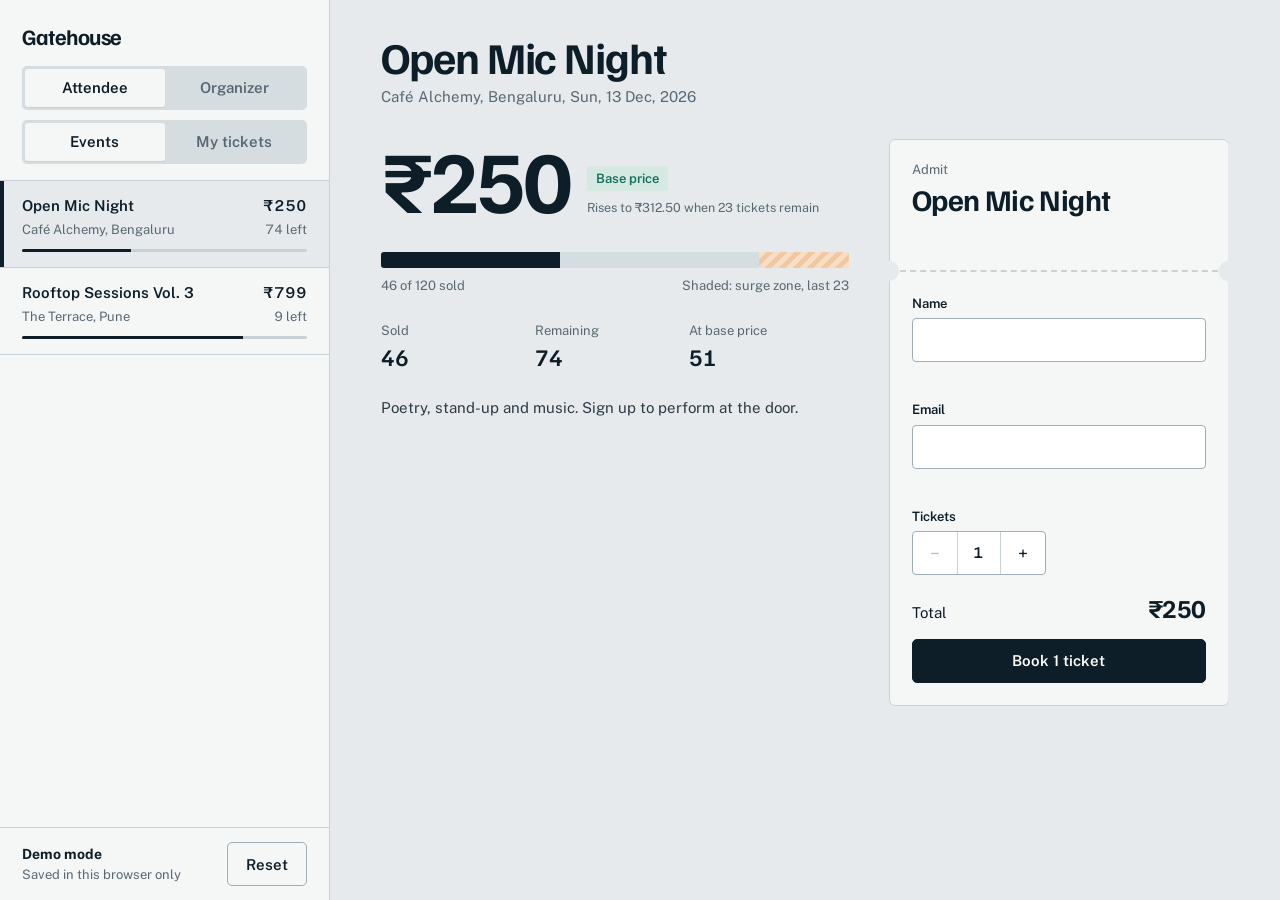
<file: demo/index.html>
<!doctype html>
<html lang="en">
<head>
<meta charset="utf-8">
<meta name="viewport" content="width=device-width, initial-scale=1">
<title>Gatehouse demo</title>
<meta name="description" content="Event ticketing demo with dynamic surge pricing. Runs entirely in your browser.">
<link rel="preconnect" href="https://fonts.googleapis.com">
<link rel="preconnect" href="https://fonts.gstatic.com" crossorigin>
<link href="https://fonts.googleapis.com/css2?family=Familjen+Grotesk:wght@500;600;700&family=Public+Sans:wght@400;500;600&display=swap" rel="stylesheet">
<link rel="stylesheet" href="style.css">
</head>
<body>
<aside>
  <div class="brand"><b>Gatehouse</b><button class="btn" id="newBtn" hidden>New event</button></div>
  <div class="seg" id="roleSeg" role="tablist" aria-label="View as">
    <button role="tab" data-role="attendee">Attendee</button>
    <button role="tab" data-role="organizer">Organizer</button>
  </div>
  <div class="seg" id="subSeg" role="tablist" aria-label="Sections" hidden>
    <button role="tab" data-view="events">Events</button>
    <button role="tab" data-view="tickets">My tickets</button>
  </div>
  <div id="list" role="list"></div>
  <div class="me"><div><b>Demo mode</b><span>Saved in this browser only</span></div><button class="btn ghost" id="resetBtn">Reset</button></div>
</aside>
<main id="main"></main>

<dialog id="dlg">
  <form id="createForm" novalidate>
    <h3>New event</h3>
    <div class="field"><label for="cName">Event name</label><input id="cName" type="text" maxlength="120"></div>
    <div class="field"><label for="cVenue">Venue <span style="font-weight:400;color:var(--mute)">(optional)</span></label><input id="cVenue" type="text" maxlength="120"></div>
    <div class="two">
      <div class="field"><label for="cPrice">Base price (₹)</label><input id="cPrice" type="number" min="1" step="any" inputmode="decimal"></div>
      <div class="field"><label for="cCap">Max capacity</label><input id="cCap" type="number" min="1" max="100000" step="1" inputmode="numeric"></div>
    </div>
    <div class="preview" id="cPreview" aria-live="polite"></div>
    <p class="hint" style="margin:-8px 0 14px">Saved as a draft. Publish it when you're ready to sell.</p>
    <div class="err" id="cErr" role="alert"></div>
    <div class="actions"><button type="button" class="btn ghost" id="cCancel">Cancel</button><button class="btn" id="cSubmit">Create draft</button></div>
  </form>
</dialog>

<script src="common.js"></script>
<script src="app.js"></script>
</body>
</html>
</file>
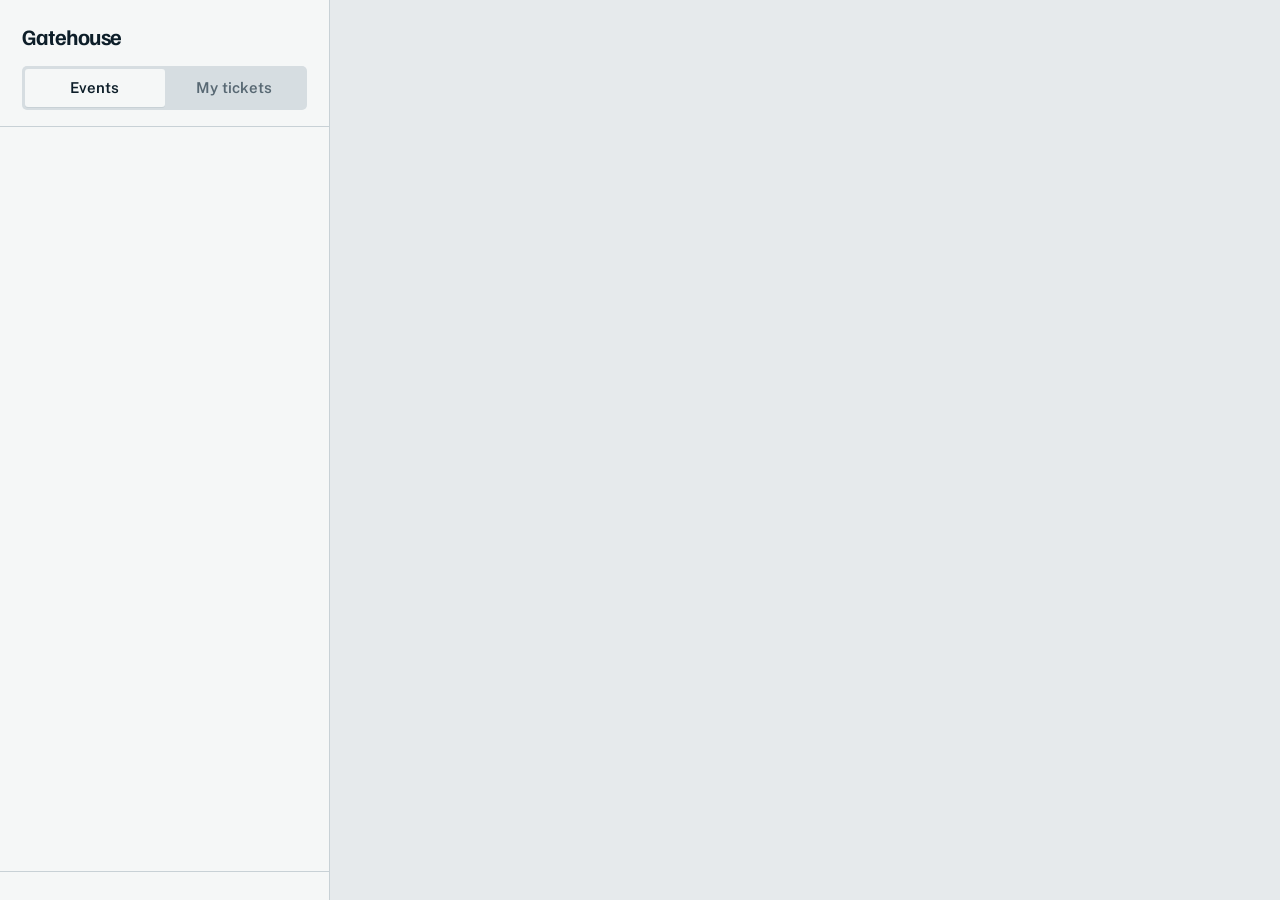
<file: web/attendee.html>
<!doctype html>
<html lang="en"><head>
<meta charset="utf-8">
<meta name="viewport" content="width=device-width, initial-scale=1">
<link rel="preconnect" href="https://fonts.googleapis.com">
<link rel="preconnect" href="https://fonts.gstatic.com" crossorigin>
<link href="https://fonts.googleapis.com/css2?family=Familjen+Grotesk:wght@500;600;700&family=Public+Sans:wght@400;500;600&display=swap" rel="stylesheet">
<link rel="stylesheet" href="/static/style.css">
<title>Events · Gatehouse</title>
</head>
<body>
<aside>
  <div class="brand"><b>Gatehouse</b></div>
  <div class="seg" role="tablist" aria-label="Sections">
    <button role="tab" data-view="events" aria-selected="true">Events</button>
    <button role="tab" data-view="tickets" aria-selected="false">My tickets</button>
  </div>
  <div id="list" role="list"></div>
  <div class="me" id="me"></div>
</aside>
<main id="main"></main>
<script src="/static/common.js"></script>
<script>
window.ME = {{ me|tojson }};
const S = { events: [], selId: null, qty: 1, busy: false, notice: '', receipt: null, view: 'events', sig: '' };
const sel = () => S.events.find(e => e.id === S.selId);

function renderList() {
  const el = $('#list');
  el.innerHTML = S.events.length ? S.events.map(e => rowHTML(e, S.selId, false)).join('')
    : '<p class="empty">No events on sale right now. Check back soon.</p>';
}
$('#list').addEventListener('click', e => { const b = e.target.closest('.row'); if (b) select(+b.dataset.id); });

function setView(v) {
  S.view = v;
  document.querySelectorAll('aside .seg button').forEach(b => b.setAttribute('aria-selected', b.dataset.view === v));
  $('#list').hidden = v !== 'events';
  renderMain();
}
document.querySelectorAll('aside .seg button').forEach(b => b.onclick = () => setView(b.dataset.view));

function select(id) {
  S.selId = id; S.qty = 1; S.notice = ''; S.receipt = null; S.sig = ''; location.hash = id;
  if (S.view !== 'events') return setView('events');
  renderList(); renderMain();
}

function renderMain() { S.view === 'tickets' ? renderTickets() : renderDetail(); }

function renderDetail() {
  const e = sel(), m = $('#main');
  if (!e) { m.innerHTML = '<h1>Nothing on sale yet</h1><p class="venue">When organizers publish events, they show up here.</p>'; return; }
  resetLive();
  m.innerHTML = `<h1>${esc(e.name)}</h1>
    <p class="venue">${esc([e.venue, dateLabel(e.starts_at)].filter(Boolean).join(', ') || 'Venue to be announced')}</p>
    <div class="grid"><section>${liveHTML()}${e.description ? `<p class="desc">${esc(e.description)}</p>` : ''}</section><div id="stubHost"></div></div>`;
  paintLive(e); renderStub();
}

function renderStub(keepFocus) {
  const e = sel(), host = $('#stubHost'); if (!host) return;
  if (S.receipt) {
    const r = S.receipt;
    host.innerHTML = `<div class="stub"><div class="top"><p>Booked</p><strong>${esc(e.name)}</strong></div>
      <div class="done"><h3>You're in, ${esc(ME.name.split(' ')[0])}.</h3><p>${r.codes.length} ticket${r.codes.length > 1 ? 's' : ''}, ${inr(r.total)}</p>
      <ul class="codes">${r.codes.map(c => `<li>${c}</li>`).join('')}</ul>
      <div class="acts"><button class="btn" id="mine">View my tickets</button>${e.remaining ? '<button class="btn ghost" id="again">Book more</button>' : ''}</div></div></div>`;
    $('#mine').onclick = () => setView('tickets');
    if ($('#again')) $('#again').onclick = () => { S.receipt = null; S.qty = 1; S.sig = ''; renderStub(); };
    return;
  }
  const off = e.remaining === 0, maxQ = Math.min(e.max_per_order, e.remaining);
  S.qty = Math.max(1, Math.min(S.qty, maxQ || 1));
  S.sig = [e.remaining, e.price_cents, S.qty, S.notice].join('|');
  host.innerHTML = `<div class="stub"><div class="top"><p>Admit</p><strong>${esc(e.name)}</strong></div>
    <form id="bookForm" novalidate>
      ${S.notice ? `<div class="notice" role="alert">${esc(S.notice)}</div>` : ''}
      <div class="who"><span>Booking as</span><b>${esc(ME.name)}</b><span>${esc(ME.email)}</span></div>
      <div class="field"><label id="qL">Tickets</label>
        <div class="qty" role="group" aria-labelledby="qL">
          <button type="button" id="qm" aria-label="Fewer tickets" ${S.qty <= 1 || off ? 'disabled' : ''}>−</button>
          <output id="qv" class="num">${S.qty}</output>
          <button type="button" id="qp" aria-label="More tickets" ${S.qty >= maxQ || off ? 'disabled' : ''}>+</button>
        </div></div>
      <div class="sum"><span>Total</span><b class="num">${off ? '—' : inr(e.totals[S.qty - 1])}</b></div>
      <button class="btn" id="bookBtn" ${off ? 'disabled' : ''}>${off ? 'Sold out' : 'Book ' + S.qty + ' ticket' + (S.qty > 1 ? 's' : '')}</button>
    </form></div>`;
  const step = (d, id) => () => { S.qty += d; S.notice = ''; renderStub(); ($('#' + id).disabled ? $('#bookBtn') : $('#' + id)).focus(); };
  $('#qm').onclick = step(-1, 'qm'); $('#qp').onclick = step(1, 'qp');
  $('#bookForm').addEventListener('submit', submit);
}

async function submit(ev) {
  ev.preventDefault(); if (S.busy) return;
  const e = sel(); S.busy = true; const btn = $('#bookBtn'); btn.disabled = true; btn.textContent = 'Booking…';
  try {
    const r = await api(`/api/events/${e.id}/book`, { method: 'POST', body: { quantity: S.qty, expected_total_cents: e.totals[S.qty - 1] } });
    upsert(r.event); S.receipt = { codes: r.codes, total: r.total_cents }; S.notice = '';
  } catch (err) {
    if (err.event) upsert(err.event);
    if (err.error === 'price_changed') S.notice = `The price changed to ${inr(err.new_total_cents)} for ${S.qty} ticket${S.qty > 1 ? 's' : ''}. Review the total and book again to confirm.`;
    else if (err.error === 'sold_out') S.notice = 'Someone else took the last ticket first. This event is sold out.';
    else if (err.error === 'insufficient') S.notice = err.message + ' Adjust the quantity and try again.';
    else if (err.error === 'not_on_sale') { S.notice = err.message; await refresh(); }
    else toast(err.message || 'Booking failed. Try again.', true);
  } finally { S.busy = false; }
  renderList(); if (sel()) { paintLive(sel()); renderStub(); }
}

async function renderTickets() {
  const m = $('#main'); m.innerHTML = '<h1>My tickets</h1><p class="venue">Loading…</p>';
  try {
    const rows = await api('/api/my/tickets');
    if (S.view !== 'tickets') return;
    m.innerHTML = '<h1>My tickets</h1>' + (rows.length
      ? `<p class="venue">Show a code at the door.</p><div class="orders">${rows.map(o => `<article class="order">
          <h3>${esc(o.event_name)}</h3><p class="meta">${esc([o.venue, dateLabel(o.starts_at)].filter(Boolean).join(', ') || 'Venue to be announced')}</p>
          <ul class="codes">${o.codes.map(c => `<li>${c}</li>`).join('')}</ul>
          <div class="foot"><span>${o.quantity} ticket${o.quantity > 1 ? 's' : ''}, ${inr(o.total_cents)}</span><span>Booked ${when(o.created_at)}</span></div></article>`).join('')}</div>`
      : '<p class="venue">You have no tickets yet. Pick an event and book your first.</p><p style="margin-top:18px"><button class="btn" id="browse">Browse events</button></p>');
    if ($('#browse')) $('#browse').onclick = () => setView('events');
  } catch (x) { m.innerHTML = '<h1>My tickets</h1><p class="venue">Could not load your tickets. Try again in a moment.</p>'; }
}

function upsert(ev) { const i = S.events.findIndex(x => x.id === ev.id); if (i >= 0) S.events[i] = ev; else S.events.unshift(ev); }

async function refresh(first) {
  try {
    S.events = await api('/api/events');
    if (first) {
      const h = +location.hash.slice(1);
      S.selId = S.events.some(e => e.id === h) ? h : (S.events[0]?.id ?? null);
      renderList(); renderMain(); return;
    }
    if (!sel()) { S.selId = S.events[0]?.id ?? null; S.receipt = null; renderList(); if (S.view === 'events') renderDetail(); return; }
    renderList();
    if (S.view === 'events' && !S.busy) {
      const e = sel(); paintLive(e);
      if (!S.receipt && S.sig !== [e.remaining, e.price_cents, S.qty, S.notice].join('|')) renderStub();
    }
  } catch { /* transient failure: keep last good state */ }
}

mountMe(ME);
refresh(true);
setInterval(() => { if (!document.hidden) refresh(); }, 4000);
</script>
</body></html>
</file>
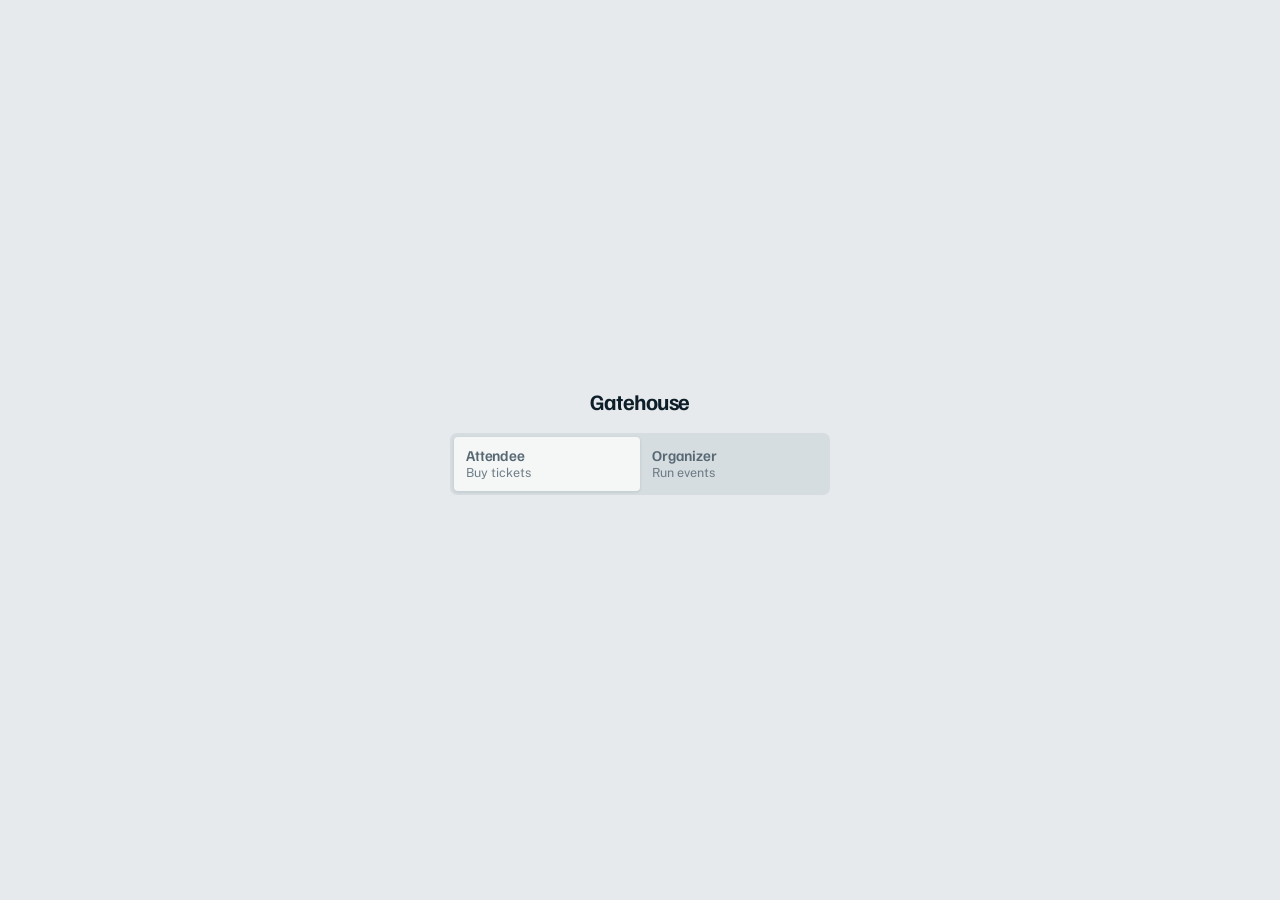
<file: web/login.html>
<!doctype html>
<html lang="en"><head>
<meta charset="utf-8">
<meta name="viewport" content="width=device-width, initial-scale=1">
<link rel="preconnect" href="https://fonts.googleapis.com">
<link rel="preconnect" href="https://fonts.gstatic.com" crossorigin>
<link href="https://fonts.googleapis.com/css2?family=Familjen+Grotesk:wght@500;600;700&family=Public+Sans:wght@400;500;600&display=swap" rel="stylesheet">
<link rel="stylesheet" href="/static/style.css">
<title>Sign in · Gatehouse</title>
</head>
<body class="auth">
<div class="brand" style="padding:0;justify-content:center"><b>Gatehouse</b></div>
<div class="roles" id="roles" role="tablist" aria-label="Account type" data-pos="0">
  <button role="tab" data-role="attendee"><b>Attendee</b><span>Buy tickets</span></button>
  <button role="tab" data-role="organizer"><b>Organizer</b><span>Run events</span></button>
</div>
<div id="card"></div>
<script src="/static/common.js"></script>
<script>
const ORG_CODE = {{ 'true' if org_code_required else 'false' }};
const S = { role: 'attendee', mode: 'in', busy: false, email: '' };

function render() {
  const org = S.role === 'organizer', up = S.mode === 'up';
  $('#roles').dataset.pos = org ? 1 : 0;
  document.querySelectorAll('.roles button').forEach(b => b.setAttribute('aria-selected', b.dataset.role === S.role));
  $('#card').innerHTML = `<div class="stub"><div class="top"><p>${org ? 'For event organizers' : 'For ticket buyers'}</p><strong>${up ? 'Create account' : 'Sign in'}</strong></div>
    <form id="f" novalidate>
      ${up ? '<div class="field"><label for="n">Full name</label><input id="n" type="text" autocomplete="name" maxlength="80"></div>' : ''}
      <div class="field"><label for="e">Email</label><input id="e" type="email" autocomplete="email"></div>
      <div class="field"><label for="p">Password</label><div class="pw"><input id="p" type="password" autocomplete="${up ? 'new-password' : 'current-password'}"><button type="button" id="tg" aria-pressed="false" aria-label="Show password">Show</button></div>${up ? '<div class="hint">At least 8 characters.</div>' : ''}</div>
      ${up && org && ORG_CODE ? '<div class="field"><label for="c">Organizer access code</label><input id="c" type="text" autocomplete="off"></div>' : ''}
      <div class="err" id="err" role="alert"></div>
      <button class="btn lg" id="go">${up ? 'Create account' : 'Sign in'}</button>
    </form></div>
    <div class="swap"><p>${up ? 'Already have an account?' : 'New here?'}</p><button class="btn ghost lg" id="swap">${up ? 'Sign in instead' : 'Create an account'}</button></div>`;
  $('#e').value = S.email;
  $('#e').addEventListener('input', e => S.email = e.target.value);
  $('#swap').onclick = () => { S.mode = up ? 'in' : 'up'; render(); $(S.mode === 'up' ? '#n' : '#e').focus(); };
  $('#f').addEventListener('submit', submit);
  $('#tg').onclick = () => { const p = $('#p'), show = p.type === 'password'; p.type = show ? 'text' : 'password'; $('#tg').textContent = show ? 'Hide' : 'Show'; $('#tg').setAttribute('aria-pressed', show); $('#tg').setAttribute('aria-label', show ? 'Hide password' : 'Show password'); };
}

async function submit(ev) {
  ev.preventDefault(); if (S.busy) return;
  const up = S.mode === 'up', err = $('#err'), btn = $('#go');
  const body = { role: S.role, email: $('#e').value.trim(), password: $('#p').value };
  if (up) { body.name = $('#n').value.trim(); if ($('#c')) body.organizer_code = $('#c').value; }
  if (up && !body.name) return err.textContent = 'Enter your full name.';
  if (!/^[^@\s]+@[^@\s]+\.[^@\s]+$/.test(body.email)) return err.textContent = 'Enter a valid email address.';
  if (!body.password) return err.textContent = 'Enter your password.';
  if (up && body.password.length < 8) return err.textContent = 'Password must be at least 8 characters.';
  err.textContent = ''; S.busy = true; btn.disabled = true; btn.classList.add('busy'); btn.textContent = up ? 'Creating account…' : 'Signing in…';
  try {
    const r = await api(up ? '/api/auth/register' : '/api/auth/login', { method: 'POST', body });
    location.href = r.redirect;
  } catch (x) {
    err.textContent = x.message || 'Something went wrong. Try again.';
    btn.disabled = false; btn.classList.remove('busy'); btn.textContent = up ? 'Create account' : 'Sign in'; S.busy = false;
    $('#p').value = ''; $('#p').focus();
  }
}

document.querySelectorAll('.roles button').forEach(b => b.onclick = () => { S.role = b.dataset.role; render(); });
render();
</script>
</body></html>
</file>
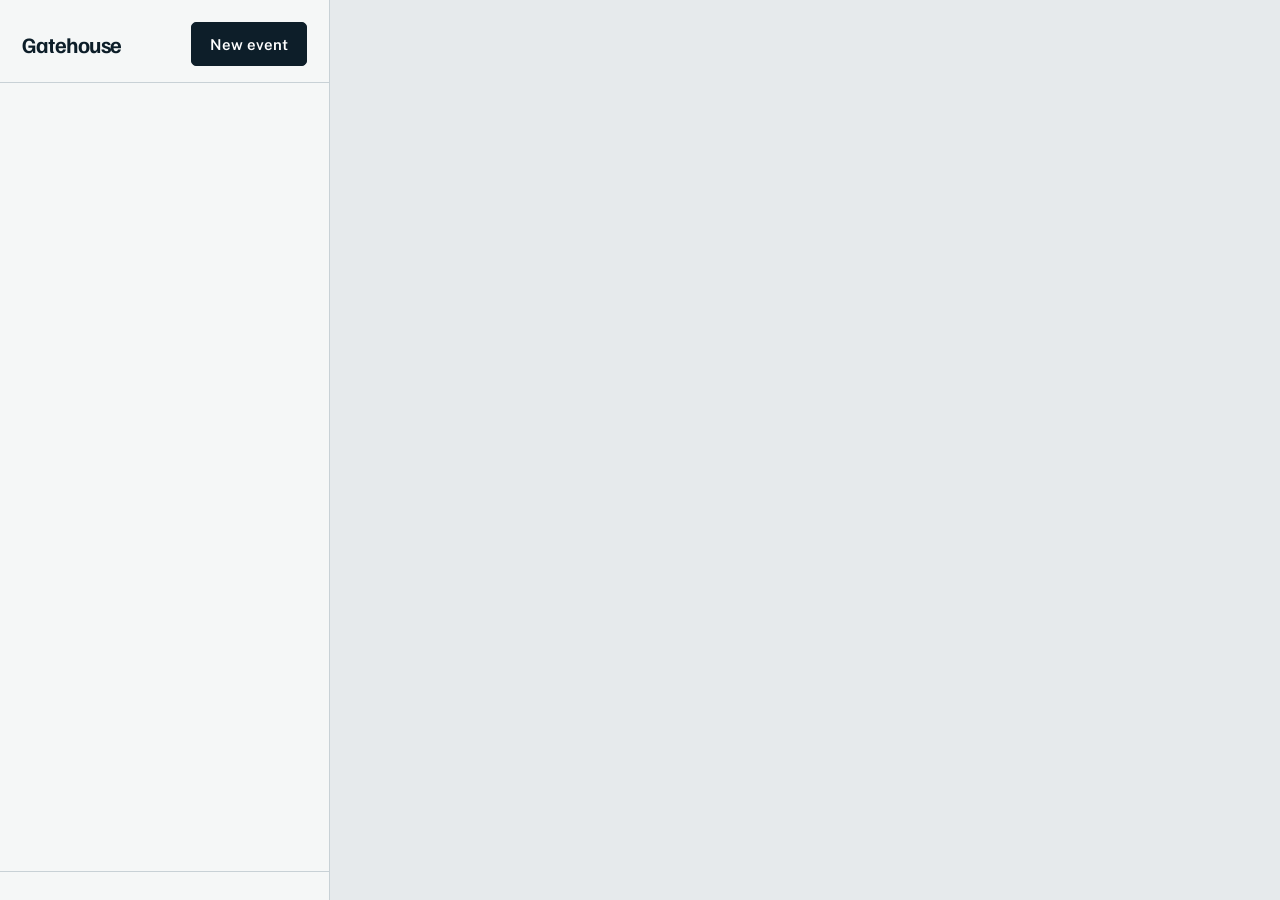
<file: web/organizer.html>
<!doctype html>
<html lang="en"><head>
<meta charset="utf-8">
<meta name="viewport" content="width=device-width, initial-scale=1">
<link rel="preconnect" href="https://fonts.googleapis.com">
<link rel="preconnect" href="https://fonts.gstatic.com" crossorigin>
<link href="https://fonts.googleapis.com/css2?family=Familjen+Grotesk:wght@500;600;700&family=Public+Sans:wght@400;500;600&display=swap" rel="stylesheet">
<link rel="stylesheet" href="/static/style.css">
<title>Organizer · Gatehouse</title>
</head>
<body>
<aside>
  <div class="brand"><b>Gatehouse</b><button class="btn" id="newBtn">New event</button></div>
  <div id="list" role="list"></div>
  <div class="me" id="me"></div>
</aside>
<main id="main"></main>

<dialog id="dlg">
  <form id="createForm" novalidate>
    <h3>New event</h3>
    <div class="field"><label for="cName">Event name</label><input id="cName" type="text" maxlength="120"></div>
    <div class="field"><label for="cVenue">Venue <span style="font-weight:400;color:var(--mute)">(optional)</span></label><input id="cVenue" type="text" maxlength="120"></div>
    <div class="two">
      <div class="field"><label for="cPrice">Base price (₹)</label><input id="cPrice" type="number" min="1" step="any" inputmode="decimal"></div>
      <div class="field"><label for="cCap">Max capacity</label><input id="cCap" type="number" min="1" max="100000" step="1" inputmode="numeric"></div>
    </div>
    <div class="preview" id="cPreview" aria-live="polite"></div>
    <p class="hint" style="margin:-8px 0 14px">Saved as a draft. Publish it when you're ready to sell.</p>
    <div class="err" id="cErr" role="alert"></div>
    <div class="actions"><button type="button" class="btn ghost" id="cCancel">Cancel</button><button class="btn" id="cSubmit">Create draft</button></div>
  </form>
</dialog>

<script src="/static/common.js"></script>
<script>
window.ME = {{ me|tojson }};
const S = { events: [], selId: null, tab: 'overview', busy: false, bookings: null, bSold: -1 };
const sel = () => S.events.find(e => e.id === S.selId);
function upsert(ev) { const i = S.events.findIndex(x => x.id === ev.id); if (i >= 0) S.events[i] = ev; else S.events.unshift(ev); }

/* pricing preview, shared by the create dialog and the settings form */
function pricePreview(price, cap, pct, below) {
  if (!(price > 0) || !(cap > 0)) return 'Set a price and capacity to see how pricing will step up.';
  const base = Math.round(price * 100), zone = pct > 0 ? Math.floor((cap * below + 99) / 100) - 1 : 0;
  const surge = Math.floor((base * (100 + pct) + 50) / 100);
  return zone > 0 ? `The first <b>${num(cap - zone)}</b> tickets sell at <b>${inr(base)}</b>. The last <b>${num(zone)}</b> sell at <b>${inr(surge)}</b>.`
    : `Every ticket sells at <b>${inr(base)}</b>. ${pct > 0 ? 'Surge pricing needs a larger capacity or threshold.' : 'Surge pricing is off.'}`;
}

/* ---------- sidebar ---------- */
function renderList() {
  $('#list').innerHTML = S.events.length ? S.events.map(e => rowHTML(e, S.selId, true)).join('')
    : '<p class="empty">No events yet. Create a draft to get started.</p>';
}
$('#list').addEventListener('click', e => { const b = e.target.closest('.row'); if (b) select(+b.dataset.id); });
function select(id) { S.selId = id; S.tab = 'overview'; S.bookings = null; location.hash = id; renderList(); renderMain(); }

/* ---------- main ---------- */
const TABS = [['overview', 'Overview'], ['settings', 'Ticket settings'], ['attendees', 'Attendees']];
function renderMain() {
  const e = sel(), m = $('#main');
  if (!e) { m.innerHTML = `<h1>${S.events.length ? 'Pick an event' : 'Create your first event'}</h1>
    <p class="venue">${S.events.length ? 'Choose one from the list to manage sales and settings.' : 'Set a base price and capacity. Publish when you are ready to sell.'}</p>`; return; }
  m.innerHTML = `<div class="head"><div><h1>${esc(e.name)}</h1>
      <p class="venue">${esc([e.venue, dateLabel(e.starts_at)].filter(Boolean).join(', ') || 'No venue or date set yet')}</p></div><div class="acts" id="acts"></div></div>
    <div class="tabs" role="tablist">${TABS.map(([k, l]) => `<button role="tab" data-tab="${k}" aria-selected="${k === S.tab}">${l}</button>`).join('')}</div>
    <div id="panel"></div>`;
  m.querySelectorAll('.tabs button').forEach(b => b.onclick = () => { S.tab = b.dataset.tab; renderMain(); });
  renderActs(); renderPanel();
}

function renderActs() {
  const e = sel(), a = $('#acts');
  a.innerHTML = e.status === 'draft' ? '<button class="btn" data-s="published">Publish event</button>'
    : e.status === 'published' ? `<button class="btn ghost" data-s="closed">Close sales</button>${e.sold === 0 ? '<button class="btn ghost" data-s="draft">Back to draft</button>' : ''}`
    : '<button class="btn" data-s="published">Reopen sales</button>';
  a.querySelectorAll('button').forEach(b => b.onclick = () => setStatus(b.dataset.s));
}

async function setStatus(status) {
  const e = sel();
  if (status === 'closed' && !(await ask('Close sales?', 'Attendees will no longer be able to book. Existing tickets stay valid, and you can reopen sales later.', 'Close sales', true))) return;
  try {
    upsert(await api(`/api/org/events/${e.id}/status`, { method: 'POST', body: { status } }));
    renderList(); renderMain();
    toast({ published: 'Published', closed: 'Sales closed', draft: 'Moved to draft' }[status]);
  } catch (x) { toast(x.message || 'Could not change the status.', true); }
}

function renderPanel() {
  const e = sel(), p = $('#panel');
  if (S.tab === 'overview') {
    resetLive();
    p.innerHTML = `<div style="margin-top:30px;max-width:640px">${liveHTML('<div><dt>Revenue</dt><dd class="num" id="sRev"></dd></div><div><dt>Orders</dt><dd class="num" id="sOrd"></dd></div>')}</div>`;
    paintAll(e);
  } else if (S.tab === 'settings') renderSettings(e);
  else loadBookings();
}
function paintAll(e) { paintLive(e); if ($('#sRev')) { $('#sRev').textContent = inr(e.revenue_cents); $('#sOrd').textContent = num(e.orders); } }

/* ---------- settings ---------- */
function renderSettings(e) {
  $('#panel').innerHTML = `<form id="setForm" class="settings" novalidate>
    <div class="field"><label for="fName">Event name</label><input id="fName" type="text" maxlength="120" value="${esc(e.name)}"></div>
    <div class="two">
      <div class="field"><label for="fVenue">Venue</label><input id="fVenue" type="text" maxlength="120" value="${esc(e.venue)}"></div>
      <div class="field"><label for="fDate">Date</label><input id="fDate" type="date" value="${esc(e.starts_at)}"></div>
    </div>
    <div class="field"><label for="fDesc">Description</label><textarea id="fDesc" maxlength="1000">${esc(e.description)}</textarea></div>
    <h4>Tickets and pricing</h4>
    <div class="two">
      <div class="field"><label for="fPrice">Base price (₹)</label><input id="fPrice" type="number" min="1" step="any" value="${e.base_cents / 100}"></div>
      <div class="field"><label for="fCap">Max capacity</label><input id="fCap" type="number" min="${Math.max(1, e.sold)}" max="100000" step="1" value="${e.capacity}"><div class="hint">${e.sold ? `At least ${num(e.sold)}, the tickets already sold.` : 'Total tickets for sale.'}</div></div>
    </div>
    <div class="two">
      <div class="field"><label for="fPct">Surge uplift (%)</label><input id="fPct" type="number" min="0" max="200" step="1" value="${e.surge_pct}"><div class="hint">0 keeps the price flat.</div></div>
      <div class="field"><label for="fBelow">Surge when remaining is below (%)</label><input id="fBelow" type="number" min="0" max="50" step="1" value="${e.surge_below}"></div>
    </div>
    <div class="field" style="max-width:260px"><label for="fMax">Max tickets per order</label><input id="fMax" type="number" min="1" max="20" step="1" value="${e.max_per_order}"></div>
    <div class="preview" id="fPreview" aria-live="polite"></div>
    <div class="err" id="fErr" role="alert"></div>
    <button class="btn" id="fSave">Save changes</button>
    <h4>Delete event</h4>
    <p class="hint" style="margin:-4px 0 12px">${e.sold ? "This event has bookings, so it can't be deleted. Close sales instead." : 'Removes the event permanently. This cannot be undone.'}</p>
    <button type="button" class="btn ghost danger" id="delBtn" ${e.sold ? 'disabled' : ''}>Delete event</button>
  </form>`;
  const pv = () => $('#fPreview').innerHTML = pricePreview(parseFloat($('#fPrice').value), parseInt($('#fCap').value, 10), parseInt($('#fPct').value, 10) || 0, parseInt($('#fBelow').value, 10) || 0);
  ['#fPrice', '#fCap', '#fPct', '#fBelow'].forEach(s => $(s).addEventListener('input', pv)); pv();
  $('#setForm').addEventListener('submit', saveSettings);
  $('#delBtn').onclick = deleteEvent;
}

async function saveSettings(ev) {
  ev.preventDefault(); if (S.busy) return;
  const e = sel(), err = $('#fErr'), btn = $('#fSave'); err.textContent = '';
  const body = { name: $('#fName').value, venue: $('#fVenue').value, starts_at: $('#fDate').value, description: $('#fDesc').value,
    base_price: $('#fPrice').value, capacity: $('#fCap').value, surge_pct: $('#fPct').value, surge_below: $('#fBelow').value, max_per_order: $('#fMax').value };
  if (!body.name.trim()) return err.textContent = 'Enter an event name.';
  if (!(parseFloat(body.base_price) > 0)) return err.textContent = 'Base price must be greater than 0.';
  if (!(parseInt(body.capacity, 10) >= Math.max(1, e.sold))) return err.textContent = e.sold ? `Capacity can't be lower than the ${e.sold} tickets already sold.` : 'Capacity must be at least 1.';
  S.busy = true; btn.disabled = true; btn.textContent = 'Saving…';
  try { upsert(await api(`/api/org/events/${e.id}`, { method: 'PATCH', body })); renderList(); renderMain(); toast('Changes saved'); }
  catch (x) { err.textContent = x.message || 'Could not save changes.'; btn.disabled = false; btn.textContent = 'Save changes'; }
  finally { S.busy = false; }
}

async function deleteEvent() {
  const e = sel();
  if (!(await ask('Delete this event?', `"${e.name}" will be removed permanently.`, 'Delete event', true))) return;
  try {
    await api(`/api/org/events/${e.id}`, { method: 'DELETE' });
    S.events = S.events.filter(x => x.id !== e.id); S.selId = S.events[0]?.id ?? null; S.tab = 'overview';
    renderList(); renderMain(); toast('Event deleted');
  } catch (x) { toast(x.message || 'Could not delete the event.', true); }
}

/* ---------- attendees ---------- */
async function loadBookings() {
  const e = sel(), p = $('#panel'); if (!S.bookings) p.innerHTML = '<p class="venue" style="margin-top:24px">Loading…</p>';
  try {
    const rows = await api(`/api/org/events/${e.id}/bookings`);
    if (S.selId !== e.id || S.tab !== 'attendees') return;
    S.bookings = rows; S.bSold = e.sold;
    p.innerHTML = rows.length ? `<div class="head" style="margin-top:22px;align-items:center"><p class="venue" style="margin:0">${num(rows.length)} order${rows.length > 1 ? 's' : ''}, ${num(e.sold)} ticket${e.sold > 1 ? 's' : ''}</p><button class="btn ghost" id="csv">Export CSV</button></div>
      <div class="wrap"><table class="tbl"><thead><tr><th>Name</th><th>Email</th><th>Tickets</th><th>Total</th><th>Codes</th><th>Booked</th></tr></thead><tbody>
      ${rows.map(b => `<tr><td>${esc(b.name)}</td><td>${esc(b.email)}</td><td class="num">${b.quantity}</td><td class="num">${inr(b.total_cents)}</td><td class="c">${b.codes.map(esc).join('<br>')}</td><td>${when(b.created_at)}</td></tr>`).join('')}
      </tbody></table></div>`
      : '<p class="venue" style="margin-top:24px">No bookings yet. They appear here as attendees buy tickets.</p>';
    if ($('#csv')) $('#csv').onclick = exportCsv;
  } catch (x) { p.innerHTML = '<p class="venue" style="margin-top:24px">Could not load attendees. Try again in a moment.</p>'; }
}

function exportCsv() {
  const cell = v => { v = String(v ?? ''); if (/^[=+\-@\t\r]/.test(v)) v = "'" + v; return '"' + v.replace(/"/g, '""') + '"'; };  // blocks spreadsheet formula injection
  const rows = [['Name', 'Email', 'Tickets', 'Total (INR)', 'Codes', 'Booked at (UTC)'],
    ...S.bookings.map(b => [b.name, b.email, b.quantity, (b.total_cents / 100).toFixed(2), b.codes.join(' '), b.created_at])];
  const a = document.createElement('a');
  a.href = URL.createObjectURL(new Blob([rows.map(r => r.map(cell).join(',')).join('\n')], { type: 'text/csv' }));
  a.download = `attendees-event-${sel().id}.csv`; a.click(); URL.revokeObjectURL(a.href);
}

/* ---------- create event ---------- */
const dlg = $('#dlg');
const cPreview = () => $('#cPreview').innerHTML = pricePreview(parseFloat($('#cPrice').value), parseInt($('#cCap').value, 10), 25, 20);
$('#newBtn').onclick = () => { $('#createForm').reset(); $('#cErr').textContent = ''; cPreview(); dlg.showModal(); $('#cName').focus(); };
$('#cCancel').onclick = () => dlg.close();
$('#cPrice').oninput = $('#cCap').oninput = cPreview;
$('#createForm').addEventListener('submit', async e => {
  e.preventDefault();
  const btn = $('#cSubmit'), err = $('#cErr'); err.textContent = '';
  const body = { name: $('#cName').value, venue: $('#cVenue').value, base_price: $('#cPrice').value, capacity: $('#cCap').value };
  if (!body.name.trim()) return err.textContent = 'Enter an event name.';
  if (!(parseFloat(body.base_price) > 0)) return err.textContent = 'Base price must be greater than 0.';
  if (!(parseInt(body.capacity, 10) >= 1)) return err.textContent = 'Capacity must be at least 1.';
  btn.disabled = true;
  try { const ev = await api('/api/org/events', { method: 'POST', body }); upsert(ev); dlg.close(); select(ev.id); toast('Draft created'); }
  catch (x) { err.textContent = x.message || 'Could not create the event.'; }
  finally { btn.disabled = false; }
});

/* ---------- data ---------- */
async function refresh(first) {
  try {
    S.events = await api('/api/org/events');
    if (first) {
      const h = +location.hash.slice(1);
      S.selId = S.events.some(e => e.id === h) ? h : (S.events[0]?.id ?? null);
      renderList(); renderMain(); return;
    }
    renderList();
    const e = sel(); if (!e || S.busy) return;
    if (S.tab === 'overview') paintAll(e);
    else if (S.tab === 'attendees' && S.bSold !== e.sold) loadBookings();
  } catch { /* transient failure: keep last good state */ }
}

mountMe(ME);
refresh(true);
setInterval(() => { if (!document.hidden) refresh(); }, 5000);
</script>
</body></html>
</file>
<file: demo/style.css>
:root{
  --fog:#e6eaec; --panel:#f5f7f7; --ink:#0d1e29; --mute:#586873; --line:#c8d1d6;
  --go:#14705a; --go-bg:#d5e9e2; --hot:#c25a0a; --hot-bg:#f6dfc8; --err:#a52a2a;
  --ctl:44px; --display:"Familjen Grotesk",system-ui,sans-serif; --body:"Public Sans",system-ui,sans-serif;
}
*{box-sizing:border-box;margin:0}
html{background:var(--fog);color:var(--ink);font:15px/1.5 var(--body);-webkit-font-smoothing:antialiased}
body{min-height:100vh;display:grid;grid-template-columns:330px 1fr}
button,input{font:inherit;color:inherit}
button{cursor:pointer}
:focus-visible{outline:2px solid var(--ink);outline-offset:2px}
.num{font-variant-numeric:tabular-nums}

/* sidebar */
aside{border-right:1px solid var(--line);background:var(--panel);display:flex;flex-direction:column;height:100vh;position:sticky;top:0}
.brand{padding:22px 22px 16px;display:flex;align-items:center;justify-content:space-between}
.brand b{font:700 22px var(--display);letter-spacing:-.02em}
.btn{border:1px solid var(--ink);background:var(--ink);color:#fff;height:var(--ctl);padding:0 18px;border-radius:5px;font-weight:600;line-height:1;display:inline-flex;align-items:center;justify-content:center;gap:8px;white-space:nowrap;transition:background .15s,transform .05s}
.btn:hover:not(:disabled){background:#1d3646}
.btn:active:not(:disabled){transform:translateY(1px)}
.btn:disabled{opacity:.45;cursor:not-allowed}
.btn.ghost{background:transparent;color:var(--ink)}
.btn.ghost:hover:not(:disabled){background:#e3e8ea}
#list{overflow:auto;flex:1;border-top:1px solid var(--line)}
.row{display:block;width:100%;text-align:left;background:none;border:0;border-bottom:1px solid var(--line);padding:14px 22px 15px;position:relative}
.row:hover{background:#edf1f2}
.row[aria-current=true]{background:var(--fog)}
.row[aria-current=true]::before{content:"";position:absolute;left:0;top:0;bottom:0;width:4px;background:var(--ink)}
.row .t{display:flex;justify-content:space-between;gap:12px;font-weight:600}
.row .t span:first-child{overflow:hidden;text-overflow:ellipsis;white-space:nowrap}
.row .s{display:flex;justify-content:space-between;color:var(--mute);font-size:13px;margin-top:2px}
.mini{height:3px;background:var(--line);margin-top:10px;border-radius:2px;overflow:hidden}
.mini i{display:block;height:100%;background:var(--ink)}
.mini.hot i{background:var(--hot)}
.empty{padding:28px 22px;color:var(--mute)}

/* main */
main{padding:34px clamp(20px,4vw,56px) 60px;max-width:1080px;width:100%}
h1{font:700 clamp(28px,4vw,44px)/1.05 var(--display);letter-spacing:-.025em}
.venue{color:var(--mute);margin-top:6px}
.grid{display:grid;grid-template-columns:minmax(0,1fr) 340px;gap:40px;margin-top:30px;align-items:start}
.pricebox{display:flex;align-items:flex-end;gap:18px;flex-wrap:wrap}
.price{font:700 clamp(54px,8vw,88px)/.9 var(--display);letter-spacing:-.04em}
.price.bump{animation:bump .5s ease-out}
@keyframes bump{0%{transform:translateY(8px);opacity:.3}100%{transform:none;opacity:1}}
.tag{display:inline-block;padding:3px 9px;border-radius:3px;font-weight:600;font-size:13px;background:var(--go-bg);color:var(--go)}
.tag.hot{background:var(--hot-bg);color:var(--hot)}
.tag.out{background:var(--ink);color:#fff}
.pricebox small{color:var(--mute);display:block;margin-top:8px}

.meter{margin-top:34px}
.bar{height:16px;background:#d6dde1;border-radius:3px;position:relative;overflow:hidden}
.zone{position:absolute;right:0;top:0;bottom:0;background:repeating-linear-gradient(135deg,var(--hot-bg) 0 5px,#f0c9a2 5px 10px)}
.fill{position:absolute;left:0;top:0;bottom:0;background:var(--ink);transition:width .5s cubic-bezier(.2,.7,.2,1)}
.meter .cap{display:flex;justify-content:space-between;color:var(--mute);font-size:13px;margin-top:8px;gap:12px}
.stats{display:grid;grid-template-columns:repeat(3,auto);justify-content:start;gap:12px 44px;margin-top:26px}
.stats dt{color:var(--mute);font-size:13px}
.stats dd{font:600 24px var(--display);letter-spacing:-.01em}

h2{font:600 16px var(--display);margin:40px 0 10px;padding-bottom:8px;border-bottom:1px solid var(--line)}
.feed{list-style:none;padding:0}
.feed li{display:flex;justify-content:space-between;padding:9px 0;border-bottom:1px dotted var(--line)}
.feed span:last-child{color:var(--mute)}

/* ticket stub */
.stub{background:var(--panel);border:1px solid var(--line);border-radius:6px;position:sticky;top:24px;
  -webkit-mask:radial-gradient(circle 10px at 0 var(--notch),#0000 98%,#000) left/51% 100% no-repeat,radial-gradient(circle 10px at 100% var(--notch),#0000 98%,#000) right/51% 100% no-repeat;
  mask:radial-gradient(circle 10px at 0 var(--notch),#0000 98%,#000) left/51% 100% no-repeat,radial-gradient(circle 10px at 100% var(--notch),#0000 98%,#000) right/51% 100% no-repeat}
.stub{--notch:132px;filter:drop-shadow(0 1px 0 var(--line))}
.stub .top{padding:20px 22px 22px;border-bottom:2px dashed var(--line);height:132px}
.stub .top p{color:var(--mute);font-size:13px}
.stub .top strong{display:block;font:700 30px/1.1 var(--display);letter-spacing:-.02em;margin-top:4px}
.stub form,.stub .done{padding:22px}
label{display:block;font-weight:600;font-size:13px;margin-bottom:5px}
.field{margin-bottom:16px}
input[type=text],input[type=email],input[type=number],input[type=password],input[type=date]{width:100%;height:var(--ctl);padding:0 11px;border:1px solid #9fadb5;border-radius:4px;background:#fff}
input:focus{outline:2px solid var(--ink);outline-offset:-1px;border-color:var(--ink)}
input[aria-invalid=true]{border-color:var(--err)}
.err{color:var(--err);font-size:13px;min-height:18px;margin-top:4px}
.qty{height:var(--ctl);display:inline-flex;border:1px solid #9fadb5;border-radius:4px;background:#fff;overflow:hidden}
.qty button{width:var(--ctl);height:100%;border:0;background:none;font-size:18px}
.qty button:hover:not(:disabled){background:#e3e8ea}
.qty button:disabled{color:#b3bec4;cursor:not-allowed}
.qty output{min-width:44px;display:grid;place-items:center;font-weight:600;border-inline:1px solid var(--line)}
.sum{display:flex;justify-content:space-between;align-items:baseline;margin:6px 0 14px}
.sum b{font:700 26px var(--display);letter-spacing:-.02em}
.stub .btn{width:100%}
.notice{background:var(--hot-bg);color:#6e3205;padding:9px 11px;border-radius:4px;font-size:13px;margin-bottom:14px}
.codes{list-style:none;padding:0;margin:14px 0 18px}
.codes li{font:600 17px var(--display);letter-spacing:.06em;padding:8px 0;border-bottom:1px dotted var(--line)}
.done h3{font:700 22px var(--display);letter-spacing:-.015em}
.done p{color:var(--mute);margin-top:4px}

/* dialog + toast */
dialog{border:0;border-radius:8px;padding:0;width:min(440px,92vw);background:var(--panel);color:var(--ink);box-shadow:0 20px 60px #0d1e2955}
dialog::backdrop{background:#0d1e2988}
dialog form{padding:26px}
dialog h3{font:700 24px var(--display);letter-spacing:-.02em;margin-bottom:18px}
.two{display:grid;grid-template-columns:1fr 1fr;gap:14px}
.preview{background:var(--fog);border-radius:4px;padding:10px 12px;font-size:13px;color:var(--mute);margin-bottom:18px;min-height:58px}
.actions{display:flex;gap:10px;justify-content:flex-end}
#toast{position:fixed;left:50%;bottom:26px;transform:translate(-50%,20px);background:var(--ink);color:#fff;padding:11px 16px;border-radius:5px;opacity:0;pointer-events:none;transition:.25s;max-width:90vw;z-index:9}
#toast.on{opacity:1;transform:translate(-50%,0)}
#toast.bad{background:var(--err)}

@media (max-width:900px){
  body{grid-template-columns:1fr}
  aside{position:static;height:auto;max-height:300px}
  .grid{grid-template-columns:1fr}
  .stub{position:static}
}
@media (prefers-reduced-motion:reduce){*{animation:none!important;transition:none!important}}

/* ---- accounts, dashboards ---- */
body.auth{display:grid;grid-template-columns:minmax(0,380px);justify-content:center;align-content:center;gap:18px;padding:32px 16px}
.seg{display:grid;grid-template-columns:1fr 1fr;background:#d6dde1;border-radius:5px;padding:3px}
.seg button{border:0;background:none;height:calc(var(--ctl) - 6px);padding:0 8px;border-radius:3px;font-weight:600;color:var(--mute)}
.seg button[aria-selected=true]{background:var(--panel);color:var(--ink);box-shadow:0 1px 0 var(--line)}
aside .seg{margin:0 22px 16px}
.linkbtn{background:none;border:0;color:var(--ink);text-decoration:underline;text-underline-offset:3px;font-weight:600;padding:0}
.swap{text-align:center;color:var(--mute)}
.hint{color:var(--mute);font-size:13px;margin-top:4px}
.me{border-top:1px solid var(--line);padding:14px 22px;display:flex;justify-content:space-between;align-items:center;gap:10px}
.me div{min-width:0}.me b,.me span{display:block;overflow:hidden;text-overflow:ellipsis;white-space:nowrap}
.me span{color:var(--mute);font-size:13px}
.head{display:flex;justify-content:space-between;align-items:flex-start;gap:20px;flex-wrap:wrap}
.acts{display:flex;gap:10px;flex-wrap:wrap}
.tabs{display:flex;gap:26px;border-bottom:1px solid var(--line);margin-top:26px}
.tabs button{background:none;border:0;padding:10px 0;font-weight:600;color:var(--mute);border-bottom:2px solid transparent;margin-bottom:-1px}
.tabs button[aria-selected=true]{color:var(--ink);border-color:var(--ink)}
.tag.mute{background:#d9e0e4;color:var(--mute)}
.row .tag{font-size:12px;padding:1px 7px}
.stats{grid-template-columns:repeat(auto-fill,minmax(110px,max-content))}
.desc{margin-top:26px;max-width:62ch;color:#2b3b46}
textarea{width:100%;min-height:92px;padding:10px 11px;border:1px solid #9fadb5;border-radius:4px;background:#fff;resize:vertical;font:inherit}
textarea:focus{outline:2px solid var(--ink);outline-offset:-1px;border-color:var(--ink)}
.settings{max-width:560px;margin-top:28px}
.settings h4{font:600 16px var(--display);margin:26px 0 12px;padding-bottom:8px;border-bottom:1px solid var(--line)}
.btn.danger{border-color:var(--err);color:var(--err)}
.btn.danger:hover:not(:disabled){background:#f1d9d9}
dialog .btn.warn{background:var(--err);border-color:var(--err)}
.wrap{overflow-x:auto}
.tbl{width:100%;border-collapse:collapse;margin-top:18px;font-size:14px}
.tbl th{text-align:left;font-weight:600;color:var(--mute);font-size:13px;padding:8px 14px 8px 0;border-bottom:1px solid var(--line);white-space:nowrap}
.tbl td{padding:11px 14px 11px 0;border-bottom:1px dotted var(--line);vertical-align:top}
.tbl .c{font:600 13px var(--display);letter-spacing:.04em;white-space:nowrap}
.who{background:var(--fog);border-radius:4px;padding:10px 12px;margin-bottom:16px}
.who span{display:block;color:var(--mute);font-size:13px}
.orders{display:grid;gap:18px;margin-top:26px;max-width:640px}
.order{background:var(--panel);border:1px solid var(--line);border-radius:6px;padding:20px 22px}
.order h3{font:700 22px var(--display);letter-spacing:-.02em}
.order .meta{color:var(--mute);margin-top:2px}
.order .codes{border-top:2px dashed var(--line);margin-top:14px;padding-top:4px}
.order .foot{display:flex;justify-content:space-between;gap:12px;color:var(--mute);font-size:13px;flex-wrap:wrap}

/* ---- login controls ---- */
.btn.lg{width:100%}
.btn.ghost{border-color:#9fadb5}
.btn.ghost:hover:not(:disabled){border-color:var(--ink)}
.btn.busy:disabled{opacity:1;background:#1d3646;cursor:progress}
.btn.busy::before{content:"";display:inline-block;width:13px;height:13px;flex:none;border:2px solid #ffffff55;border-top-color:#fff;border-radius:50%;animation:spin .7s linear infinite}
@keyframes spin{to{transform:rotate(360deg)}}
.roles{position:relative;display:grid;grid-template-columns:1fr 1fr;background:#d6dde1;border-radius:7px;padding:4px;isolation:isolate}
.roles::before{content:"";position:absolute;z-index:-1;top:4px;bottom:4px;left:4px;width:calc(50% - 4px);background:var(--panel);border-radius:4px;box-shadow:0 1px 0 var(--line),0 1px 3px #0d1e2922;transition:transform .25s cubic-bezier(.3,.7,.2,1)}
.roles[data-pos="1"]::before{transform:translateX(100%)}
.roles button{border:0;background:none;padding:9px 12px;border-radius:4px;text-align:left;color:var(--mute);transition:color .15s}
.roles button b{display:block;font:600 15px var(--display);letter-spacing:-.01em}
.roles button span{display:block;font-size:12.5px;opacity:.85}
.roles button[aria-selected=true]{color:var(--ink)}
.roles button:hover:not([aria-selected=true]){color:var(--ink)}
.pw{position:relative}
.pw input{padding-right:64px}
.pw button{position:absolute;top:4px;right:4px;bottom:4px;padding:0 10px;border:0;border-radius:3px;background:none;font-weight:600;font-size:13px;color:var(--mute)}
.pw button:hover{color:var(--ink);background:#e3e8ea}
.swap{display:grid;gap:8px;text-align:center}
.swap p{color:var(--mute)}

/* ---- demo ---- */
[hidden]{display:none!important}
aside .seg + .seg{margin-top:-6px}
.me b{font-size:14px}
</file>
<file: static/style.css>
:root{
  --fog:#e6eaec; --panel:#f5f7f7; --ink:#0d1e29; --mute:#586873; --line:#c8d1d6;
  --go:#14705a; --go-bg:#d5e9e2; --hot:#c25a0a; --hot-bg:#f6dfc8; --err:#a52a2a;
  --ctl:44px; --display:"Familjen Grotesk",system-ui,sans-serif; --body:"Public Sans",system-ui,sans-serif;
}
*{box-sizing:border-box;margin:0}
html{background:var(--fog);color:var(--ink);font:15px/1.5 var(--body);-webkit-font-smoothing:antialiased}
body{min-height:100vh;display:grid;grid-template-columns:330px 1fr}
button,input{font:inherit;color:inherit}
button{cursor:pointer}
:focus-visible{outline:2px solid var(--ink);outline-offset:2px}
.num{font-variant-numeric:tabular-nums}

/* sidebar */
aside{border-right:1px solid var(--line);background:var(--panel);display:flex;flex-direction:column;height:100vh;position:sticky;top:0}
.brand{padding:22px 22px 16px;display:flex;align-items:center;justify-content:space-between}
.brand b{font:700 22px var(--display);letter-spacing:-.02em}
.btn{border:1px solid var(--ink);background:var(--ink);color:#fff;height:var(--ctl);padding:0 18px;border-radius:5px;font-weight:600;line-height:1;display:inline-flex;align-items:center;justify-content:center;gap:8px;white-space:nowrap;transition:background .15s,transform .05s}
.btn:hover:not(:disabled){background:#1d3646}
.btn:active:not(:disabled){transform:translateY(1px)}
.btn:disabled{opacity:.45;cursor:not-allowed}
.btn.ghost{background:transparent;color:var(--ink)}
.btn.ghost:hover:not(:disabled){background:#e3e8ea}
#list{overflow:auto;flex:1;border-top:1px solid var(--line)}
.row{display:block;width:100%;text-align:left;background:none;border:0;border-bottom:1px solid var(--line);padding:14px 22px 15px;position:relative}
.row:hover{background:#edf1f2}
.row[aria-current=true]{background:var(--fog)}
.row[aria-current=true]::before{content:"";position:absolute;left:0;top:0;bottom:0;width:4px;background:var(--ink)}
.row .t{display:flex;justify-content:space-between;gap:12px;font-weight:600}
.row .t span:first-child{overflow:hidden;text-overflow:ellipsis;white-space:nowrap}
.row .s{display:flex;justify-content:space-between;color:var(--mute);font-size:13px;margin-top:2px}
.mini{height:3px;background:var(--line);margin-top:10px;border-radius:2px;overflow:hidden}
.mini i{display:block;height:100%;background:var(--ink)}
.mini.hot i{background:var(--hot)}
.empty{padding:28px 22px;color:var(--mute)}

/* main */
main{padding:34px clamp(20px,4vw,56px) 60px;max-width:1080px;width:100%}
h1{font:700 clamp(28px,4vw,44px)/1.05 var(--display);letter-spacing:-.025em}
.venue{color:var(--mute);margin-top:6px}
.grid{display:grid;grid-template-columns:minmax(0,1fr) 340px;gap:40px;margin-top:30px;align-items:start}
.pricebox{display:flex;align-items:flex-end;gap:18px;flex-wrap:wrap}
.price{font:700 clamp(54px,8vw,88px)/.9 var(--display);letter-spacing:-.04em}
.price.bump{animation:bump .5s ease-out}
@keyframes bump{0%{transform:translateY(8px);opacity:.3}100%{transform:none;opacity:1}}
.tag{display:inline-block;padding:3px 9px;border-radius:3px;font-weight:600;font-size:13px;background:var(--go-bg);color:var(--go)}
.tag.hot{background:var(--hot-bg);color:var(--hot)}
.tag.out{background:var(--ink);color:#fff}
.pricebox small{color:var(--mute);display:block;margin-top:8px}

.meter{margin-top:34px}
.bar{height:16px;background:#d6dde1;border-radius:3px;position:relative;overflow:hidden}
.zone{position:absolute;right:0;top:0;bottom:0;background:repeating-linear-gradient(135deg,var(--hot-bg) 0 5px,#f0c9a2 5px 10px)}
.fill{position:absolute;left:0;top:0;bottom:0;background:var(--ink);transition:width .5s cubic-bezier(.2,.7,.2,1)}
.meter .cap{display:flex;justify-content:space-between;color:var(--mute);font-size:13px;margin-top:8px;gap:12px}
.stats{display:grid;grid-template-columns:repeat(3,auto);justify-content:start;gap:12px 44px;margin-top:26px}
.stats dt{color:var(--mute);font-size:13px}
.stats dd{font:600 24px var(--display);letter-spacing:-.01em}

h2{font:600 16px var(--display);margin:40px 0 10px;padding-bottom:8px;border-bottom:1px solid var(--line)}
.feed{list-style:none;padding:0}
.feed li{display:flex;justify-content:space-between;padding:9px 0;border-bottom:1px dotted var(--line)}
.feed span:last-child{color:var(--mute)}

/* ticket stub */
.stub{background:var(--panel);border:1px solid var(--line);border-radius:6px;position:sticky;top:24px;
  -webkit-mask:radial-gradient(circle 10px at 0 var(--notch),#0000 98%,#000) left/51% 100% no-repeat,radial-gradient(circle 10px at 100% var(--notch),#0000 98%,#000) right/51% 100% no-repeat;
  mask:radial-gradient(circle 10px at 0 var(--notch),#0000 98%,#000) left/51% 100% no-repeat,radial-gradient(circle 10px at 100% var(--notch),#0000 98%,#000) right/51% 100% no-repeat}
.stub{--notch:132px;filter:drop-shadow(0 1px 0 var(--line))}
.stub .top{padding:20px 22px 22px;border-bottom:2px dashed var(--line);height:132px}
.stub .top p{color:var(--mute);font-size:13px}
.stub .top strong{display:block;font:700 30px/1.1 var(--display);letter-spacing:-.02em;margin-top:4px}
.stub form,.stub .done{padding:22px}
label{display:block;font-weight:600;font-size:13px;margin-bottom:5px}
.field{margin-bottom:16px}
input[type=text],input[type=email],input[type=number],input[type=password],input[type=date]{width:100%;height:var(--ctl);padding:0 11px;border:1px solid #9fadb5;border-radius:4px;background:#fff}
input:focus{outline:2px solid var(--ink);outline-offset:-1px;border-color:var(--ink)}
input[aria-invalid=true]{border-color:var(--err)}
.err{color:var(--err);font-size:13px;min-height:18px;margin-top:4px}
.qty{height:var(--ctl);display:inline-flex;border:1px solid #9fadb5;border-radius:4px;background:#fff;overflow:hidden}
.qty button{width:var(--ctl);height:100%;border:0;background:none;font-size:18px}
.qty button:hover:not(:disabled){background:#e3e8ea}
.qty button:disabled{color:#b3bec4;cursor:not-allowed}
.qty output{min-width:44px;display:grid;place-items:center;font-weight:600;border-inline:1px solid var(--line)}
.sum{display:flex;justify-content:space-between;align-items:baseline;margin:6px 0 14px}
.sum b{font:700 26px var(--display);letter-spacing:-.02em}
.stub .btn{width:100%}
.notice{background:var(--hot-bg);color:#6e3205;padding:9px 11px;border-radius:4px;font-size:13px;margin-bottom:14px}
.codes{list-style:none;padding:0;margin:14px 0 18px}
.codes li{font:600 17px var(--display);letter-spacing:.06em;padding:8px 0;border-bottom:1px dotted var(--line)}
.done h3{font:700 22px var(--display);letter-spacing:-.015em}
.done p{color:var(--mute);margin-top:4px}

/* dialog + toast */
dialog{border:0;border-radius:8px;padding:0;width:min(440px,92vw);background:var(--panel);color:var(--ink);box-shadow:0 20px 60px #0d1e2955}
dialog::backdrop{background:#0d1e2988}
dialog form{padding:26px}
dialog h3{font:700 24px var(--display);letter-spacing:-.02em;margin-bottom:18px}
.two{display:grid;grid-template-columns:1fr 1fr;gap:14px}
.preview{background:var(--fog);border-radius:4px;padding:10px 12px;font-size:13px;color:var(--mute);margin-bottom:18px;min-height:58px}
.actions{display:flex;gap:10px;justify-content:flex-end}
#toast{position:fixed;left:50%;bottom:26px;transform:translate(-50%,20px);background:var(--ink);color:#fff;padding:11px 16px;border-radius:5px;opacity:0;pointer-events:none;transition:.25s;max-width:90vw;z-index:9}
#toast.on{opacity:1;transform:translate(-50%,0)}
#toast.bad{background:var(--err)}

@media (max-width:900px){
  body{grid-template-columns:1fr}
  aside{position:static;height:auto;max-height:300px}
  .grid{grid-template-columns:1fr}
  .stub{position:static}
}
@media (prefers-reduced-motion:reduce){*{animation:none!important;transition:none!important}}

/* ---- accounts, dashboards ---- */
body.auth{display:grid;grid-template-columns:minmax(0,380px);justify-content:center;align-content:center;gap:18px;padding:32px 16px}
.seg{display:grid;grid-template-columns:1fr 1fr;background:#d6dde1;border-radius:5px;padding:3px}
.seg button{border:0;background:none;height:calc(var(--ctl) - 6px);padding:0 8px;border-radius:3px;font-weight:600;color:var(--mute)}
.seg button[aria-selected=true]{background:var(--panel);color:var(--ink);box-shadow:0 1px 0 var(--line)}
aside .seg{margin:0 22px 16px}
.linkbtn{background:none;border:0;color:var(--ink);text-decoration:underline;text-underline-offset:3px;font-weight:600;padding:0}
.swap{text-align:center;color:var(--mute)}
.hint{color:var(--mute);font-size:13px;margin-top:4px}
.me{border-top:1px solid var(--line);padding:14px 22px;display:flex;justify-content:space-between;align-items:center;gap:10px}
.me div{min-width:0}.me b,.me span{display:block;overflow:hidden;text-overflow:ellipsis;white-space:nowrap}
.me span{color:var(--mute);font-size:13px}
.head{display:flex;justify-content:space-between;align-items:flex-start;gap:20px;flex-wrap:wrap}
.acts{display:flex;gap:10px;flex-wrap:wrap}
.tabs{display:flex;gap:26px;border-bottom:1px solid var(--line);margin-top:26px}
.tabs button{background:none;border:0;padding:10px 0;font-weight:600;color:var(--mute);border-bottom:2px solid transparent;margin-bottom:-1px}
.tabs button[aria-selected=true]{color:var(--ink);border-color:var(--ink)}
.tag.mute{background:#d9e0e4;color:var(--mute)}
.row .tag{font-size:12px;padding:1px 7px}
.stats{grid-template-columns:repeat(auto-fill,minmax(110px,max-content))}
.desc{margin-top:26px;max-width:62ch;color:#2b3b46}
textarea{width:100%;min-height:92px;padding:10px 11px;border:1px solid #9fadb5;border-radius:4px;background:#fff;resize:vertical;font:inherit}
textarea:focus{outline:2px solid var(--ink);outline-offset:-1px;border-color:var(--ink)}
.settings{max-width:560px;margin-top:28px}
.settings h4{font:600 16px var(--display);margin:26px 0 12px;padding-bottom:8px;border-bottom:1px solid var(--line)}
.btn.danger{border-color:var(--err);color:var(--err)}
.btn.danger:hover:not(:disabled){background:#f1d9d9}
dialog .btn.warn{background:var(--err);border-color:var(--err)}
.wrap{overflow-x:auto}
.tbl{width:100%;border-collapse:collapse;margin-top:18px;font-size:14px}
.tbl th{text-align:left;font-weight:600;color:var(--mute);font-size:13px;padding:8px 14px 8px 0;border-bottom:1px solid var(--line);white-space:nowrap}
.tbl td{padding:11px 14px 11px 0;border-bottom:1px dotted var(--line);vertical-align:top}
.tbl .c{font:600 13px var(--display);letter-spacing:.04em;white-space:nowrap}
.who{background:var(--fog);border-radius:4px;padding:10px 12px;margin-bottom:16px}
.who span{display:block;color:var(--mute);font-size:13px}
.orders{display:grid;gap:18px;margin-top:26px;max-width:640px}
.order{background:var(--panel);border:1px solid var(--line);border-radius:6px;padding:20px 22px}
.order h3{font:700 22px var(--display);letter-spacing:-.02em}
.order .meta{color:var(--mute);margin-top:2px}
.order .codes{border-top:2px dashed var(--line);margin-top:14px;padding-top:4px}
.order .foot{display:flex;justify-content:space-between;gap:12px;color:var(--mute);font-size:13px;flex-wrap:wrap}

/* ---- login controls ---- */
.btn.lg{width:100%}
.btn.ghost{border-color:#9fadb5}
.btn.ghost:hover:not(:disabled){border-color:var(--ink)}
.btn.busy:disabled{opacity:1;background:#1d3646;cursor:progress}
.btn.busy::before{content:"";display:inline-block;width:13px;height:13px;flex:none;border:2px solid #ffffff55;border-top-color:#fff;border-radius:50%;animation:spin .7s linear infinite}
@keyframes spin{to{transform:rotate(360deg)}}
.roles{position:relative;display:grid;grid-template-columns:1fr 1fr;background:#d6dde1;border-radius:7px;padding:4px;isolation:isolate}
.roles::before{content:"";position:absolute;z-index:-1;top:4px;bottom:4px;left:4px;width:calc(50% - 4px);background:var(--panel);border-radius:4px;box-shadow:0 1px 0 var(--line),0 1px 3px #0d1e2922;transition:transform .25s cubic-bezier(.3,.7,.2,1)}
.roles[data-pos="1"]::before{transform:translateX(100%)}
.roles button{border:0;background:none;padding:9px 12px;border-radius:4px;text-align:left;color:var(--mute);transition:color .15s}
.roles button b{display:block;font:600 15px var(--display);letter-spacing:-.01em}
.roles button span{display:block;font-size:12.5px;opacity:.85}
.roles button[aria-selected=true]{color:var(--ink)}
.roles button:hover:not([aria-selected=true]){color:var(--ink)}
.pw{position:relative}
.pw input{padding-right:64px}
.pw button{position:absolute;top:4px;right:4px;bottom:4px;padding:0 10px;border:0;border-radius:3px;background:none;font-weight:600;font-size:13px;color:var(--mute)}
.pw button:hover{color:var(--ink);background:#e3e8ea}
.swap{display:grid;gap:8px;text-align:center}
.swap p{color:var(--mute)}
</file>
